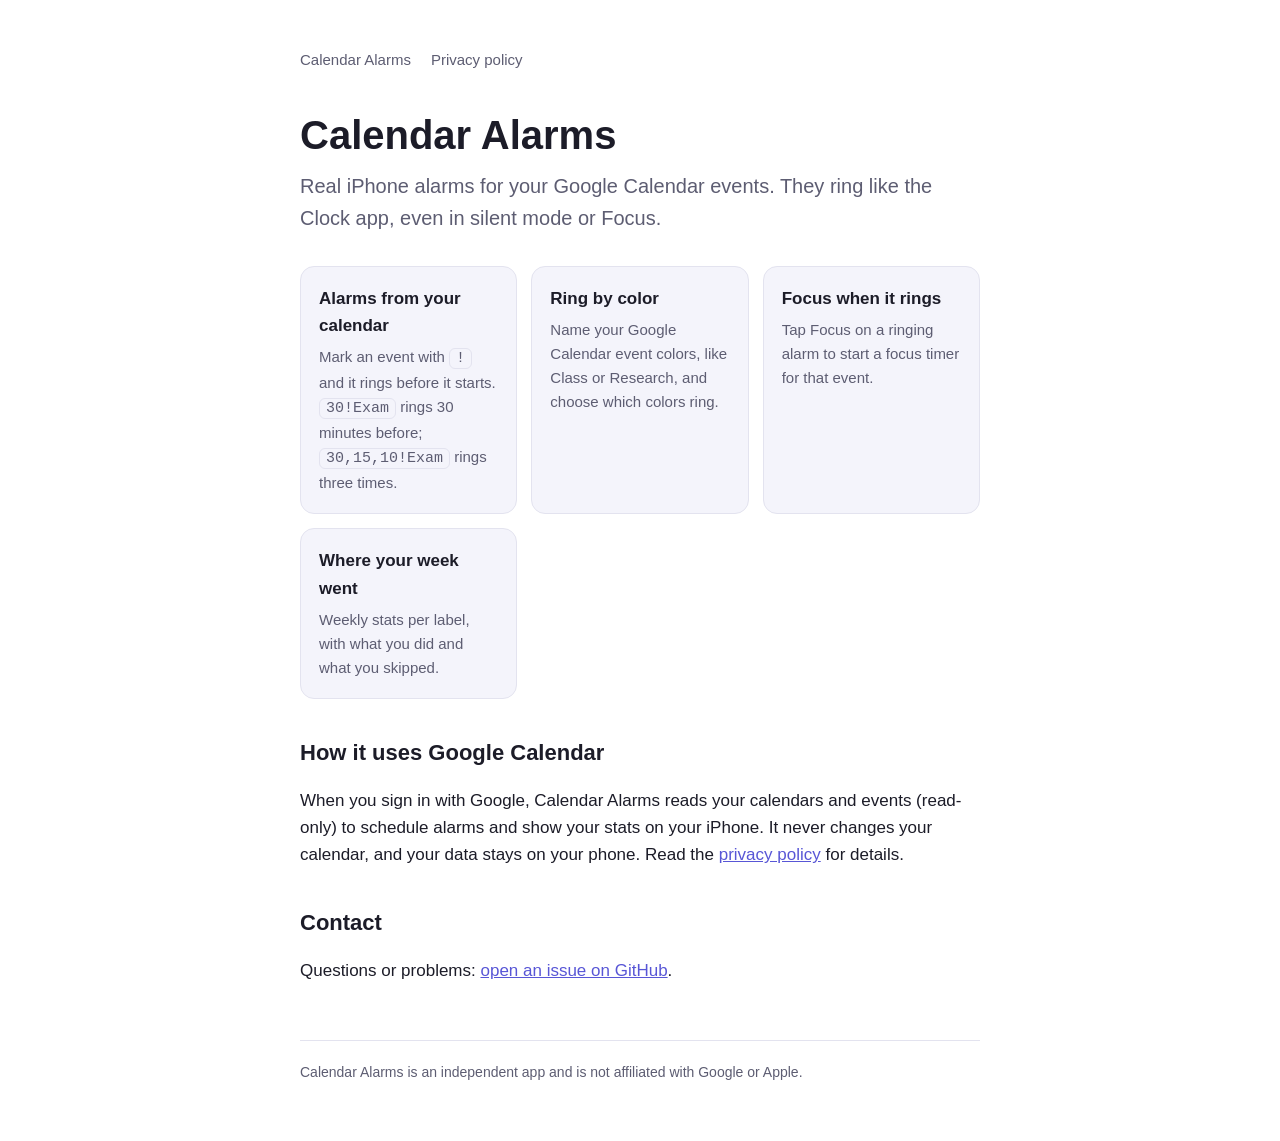
<file: index.html>
<!doctype html>
<html lang="en">
<head>
  <meta charset="utf-8">
  <meta name="viewport" content="width=device-width, initial-scale=1">
  <title>Calendar Alarms</title>
  <meta name="description" content="Calendar Alarms rings real iPhone alarms before your Google Calendar events.">
  <link rel="stylesheet" href="style.css">
</head>
<body>
<main>
  <nav><a href="./">Calendar Alarms</a><a href="privacy.html">Privacy policy</a></nav>
  <h1>Calendar Alarms</h1>
  <p class="lead">Real iPhone alarms for your Google Calendar events. They ring like the Clock app, even in silent mode or Focus.</p>

  <div class="grid">
    <div class="card"><h3>Alarms from your calendar</h3><p>Mark an event with <code>!</code> and it rings before it starts. <code>30!Exam</code> rings 30 minutes before; <code>30,15,10!Exam</code> rings three times.</p></div>
    <div class="card"><h3>Ring by color</h3><p>Name your Google Calendar event colors, like Class or Research, and choose which colors ring.</p></div>
    <div class="card"><h3>Focus when it rings</h3><p>Tap Focus on a ringing alarm to start a focus timer for that event.</p></div>
    <div class="card"><h3>Where your week went</h3><p>Weekly stats per label, with what you did and what you skipped.</p></div>
  </div>

  <h2>How it uses Google Calendar</h2>
  <p>When you sign in with Google, Calendar Alarms reads your calendars and events (read-only) to schedule alarms and show your stats on your iPhone. It never changes your calendar, and your data stays on your phone. Read the <a href="privacy.html">privacy policy</a> for details.</p>

  <h2>Contact</h2>
  <p>Questions or problems: <a href="https://github.com/Kupinaaa/calendar-alarms-site/issues">open an issue on GitHub</a>.</p>

  <footer>Calendar Alarms is an independent app and is not affiliated with Google or Apple.</footer>
</main>
</body>
</html>
</file>
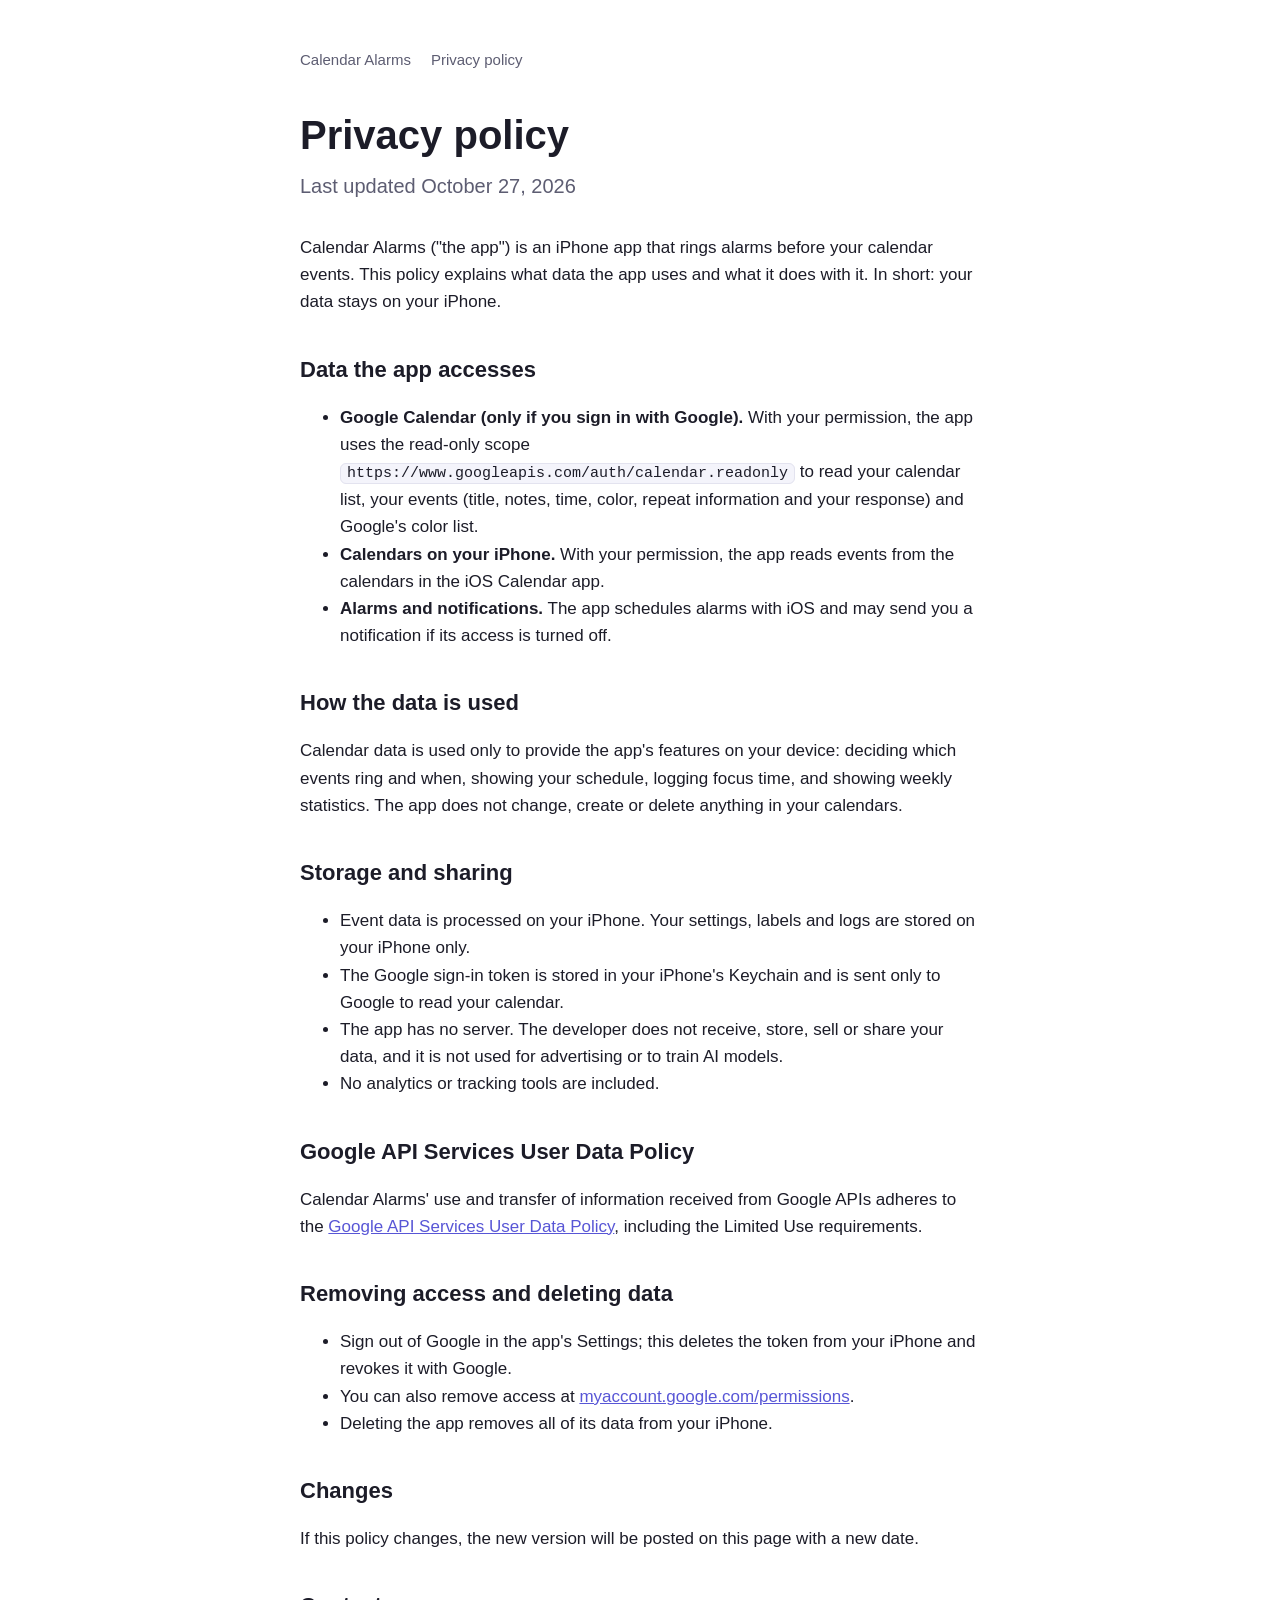
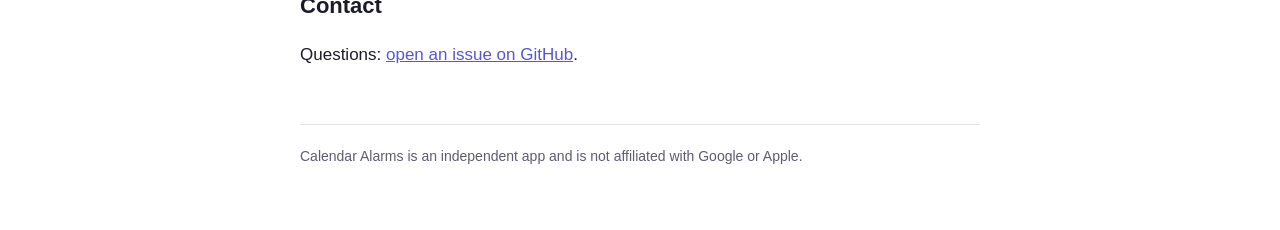
<file: privacy.html>
<!doctype html>
<html lang="en">
<head>
  <meta charset="utf-8">
  <meta name="viewport" content="width=device-width, initial-scale=1">
  <title>Calendar Alarms Privacy Policy</title>
  <link rel="stylesheet" href="style.css">
</head>
<body>
<main>
  <nav><a href="./">Calendar Alarms</a><a href="privacy.html">Privacy policy</a></nav>
  <h1>Privacy policy</h1>
  <p class="lead">Last updated October 27, 2026</p>

  <p>Calendar Alarms ("the app") is an iPhone app that rings alarms before your calendar events. This policy explains what data the app uses and what it does with it. In short: your data stays on your iPhone.</p>

  <h2>Data the app accesses</h2>
  <ul>
    <li><strong>Google Calendar (only if you sign in with Google).</strong> With your permission, the app uses the read-only scope <code>https://www.googleapis.com/auth/calendar.readonly</code> to read your calendar list, your events (title, notes, time, color, repeat information and your response) and Google's color list.</li>
    <li><strong>Calendars on your iPhone.</strong> With your permission, the app reads events from the calendars in the iOS Calendar app.</li>
    <li><strong>Alarms and notifications.</strong> The app schedules alarms with iOS and may send you a notification if its access is turned off.</li>
  </ul>

  <h2>How the data is used</h2>
  <p>Calendar data is used only to provide the app's features on your device: deciding which events ring and when, showing your schedule, logging focus time, and showing weekly statistics. The app does not change, create or delete anything in your calendars.</p>

  <h2>Storage and sharing</h2>
  <ul>
    <li>Event data is processed on your iPhone. Your settings, labels and logs are stored on your iPhone only.</li>
    <li>The Google sign-in token is stored in your iPhone's Keychain and is sent only to Google to read your calendar.</li>
    <li>The app has no server. The developer does not receive, store, sell or share your data, and it is not used for advertising or to train AI models.</li>
    <li>No analytics or tracking tools are included.</li>
  </ul>

  <h2>Google API Services User Data Policy</h2>
  <p>Calendar Alarms' use and transfer of information received from Google APIs adheres to the <a href="https://developers.google.com/terms/api-services-user-data-policy">Google API Services User Data Policy</a>, including the Limited Use requirements.</p>

  <h2>Removing access and deleting data</h2>
  <ul>
    <li>Sign out of Google in the app's Settings; this deletes the token from your iPhone and revokes it with Google.</li>
    <li>You can also remove access at <a href="https://myaccount.google.com/permissions">myaccount.google.com/permissions</a>.</li>
    <li>Deleting the app removes all of its data from your iPhone.</li>
  </ul>

  <h2>Changes</h2>
  <p>If this policy changes, the new version will be posted on this page with a new date.</p>

  <h2>Contact</h2>
  <p>Questions: <a href="https://github.com/Kupinaaa/calendar-alarms-site/issues">open an issue on GitHub</a>.</p>

  <footer>Calendar Alarms is an independent app and is not affiliated with Google or Apple.</footer>
</main>
</body>
</html>
</file>
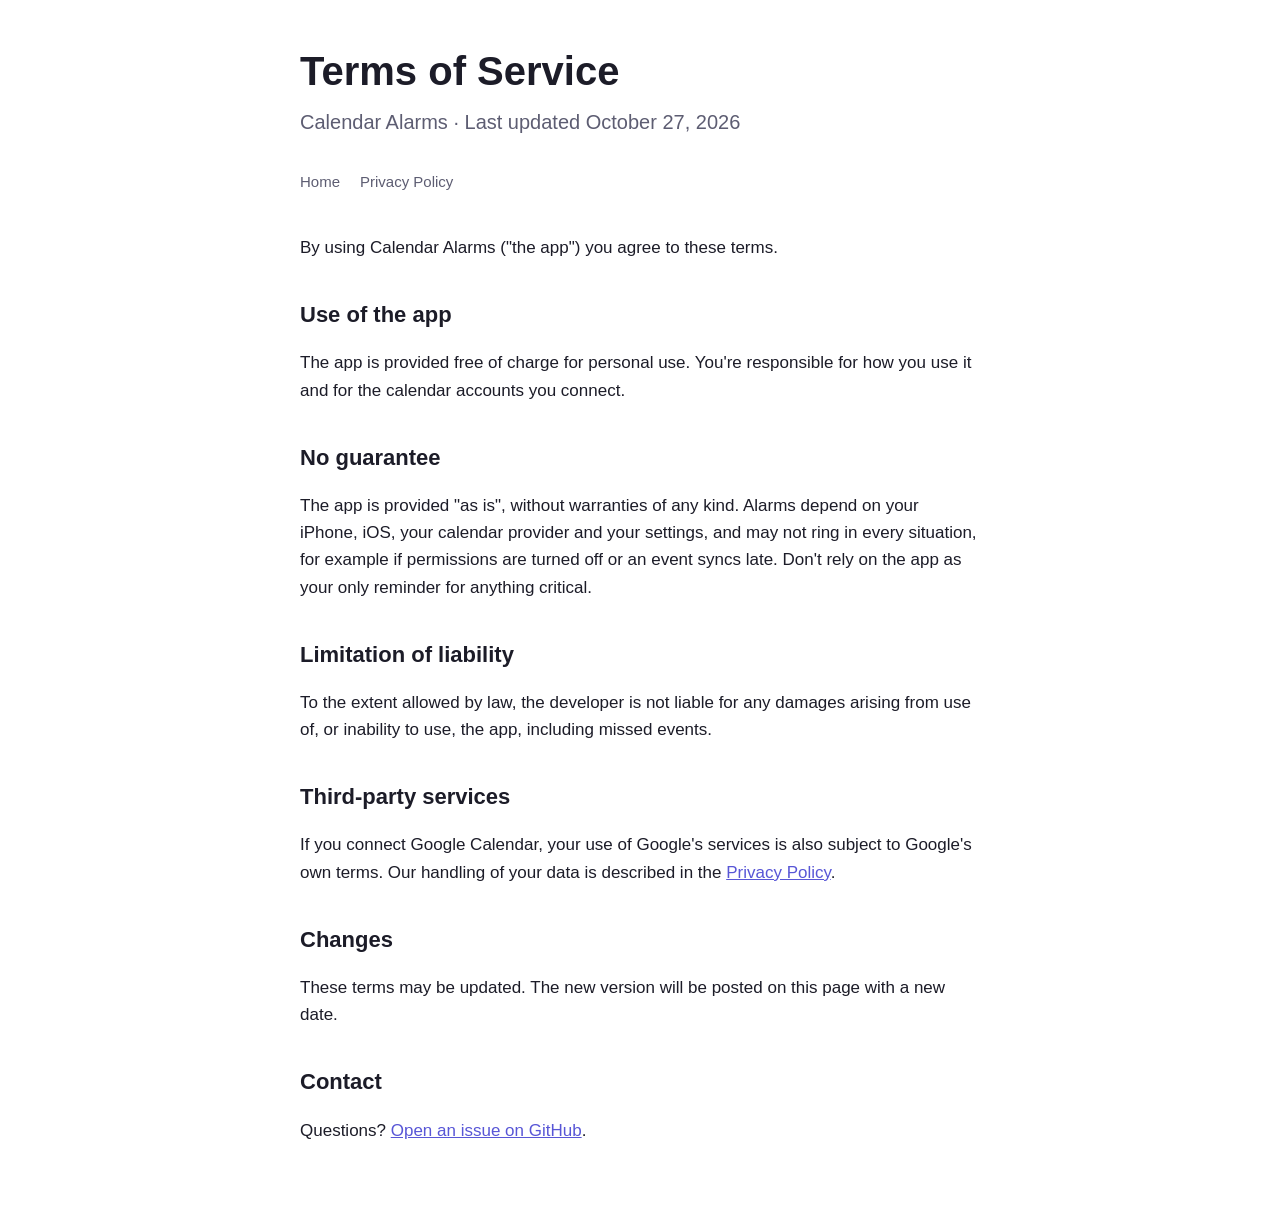
<file: terms.html>
<!doctype html>
<html lang="en">
<head>
  <meta charset="utf-8">
  <meta name="viewport" content="width=device-width, initial-scale=1">
  <title>Terms of Service</title>
  <meta name="description" content="Terms of Service for the Calendar Alarms iPhone app.">
  <link rel="stylesheet" href="style.css">
</head>
<body>
<main>
  <header>
    <h1>Terms of Service</h1>
    <p class="lead">Calendar Alarms · Last updated October 27, 2026</p>
    <nav><a href="index.html">Home</a><a href="privacy.html">Privacy Policy</a></nav>
  </header>

  <p>By using Calendar Alarms ("the app") you agree to these terms.</p>

  <h2>Use of the app</h2>
  <p>The app is provided free of charge for personal use. You're responsible for how you use it and for the calendar accounts you connect.</p>

  <h2>No guarantee</h2>
  <p>The app is provided "as is", without warranties of any kind. Alarms depend on your iPhone, iOS, your calendar provider and your settings, and may not ring in every situation, for example if permissions are turned off or an event syncs late. Don't rely on the app as your only reminder for anything critical.</p>

  <h2>Limitation of liability</h2>
  <p>To the extent allowed by law, the developer is not liable for any damages arising from use of, or inability to use, the app, including missed events.</p>

  <h2>Third-party services</h2>
  <p>If you connect Google Calendar, your use of Google's services is also subject to Google's own terms. Our handling of your data is described in the <a href="privacy.html">Privacy Policy</a>.</p>

  <h2>Changes</h2>
  <p>These terms may be updated. The new version will be posted on this page with a new date.</p>

  <h2>Contact</h2>
  <p>Questions? <a href="https://github.com/Kupinaaa/calendar-alarms-site/issues">Open an issue on GitHub</a>.</p>
</main>
</body>
</html>
</file>
<file: style.css>
:root {
  --bg: #ffffff;
  --text: #1c1c28;
  --muted: #5d5d72;
  --accent: #5856d6;
  --card: #f4f4fb;
  --line: #e3e3ef;
}
@media (prefers-color-scheme: dark) {
  :root { --bg: #111118; --text: #ececf4; --muted: #a3a3b8; --accent: #8e8cf5; --card: #1c1c27; --line: #2c2c3a; }
}
* { box-sizing: border-box; }
body {
  margin: 0;
  background: var(--bg);
  color: var(--text);
  font: 17px/1.6 -apple-system, BlinkMacSystemFont, "Segoe UI", Roboto, sans-serif;
}
main { max-width: 720px; margin: 0 auto; padding: 48px 20px 64px; }
nav { display: flex; gap: 20px; margin-bottom: 40px; font-size: 15px; }
nav a { color: var(--muted); text-decoration: none; }
nav a:hover, a { color: var(--accent); }
h1 { font-size: 40px; line-height: 1.15; margin: 0 0 12px; }
h2 { font-size: 22px; margin: 36px 0 8px; }
.lead { font-size: 20px; color: var(--muted); margin: 0 0 32px; }
.grid { display: grid; grid-template-columns: repeat(auto-fit, minmax(200px, 1fr)); gap: 14px; }
.card { background: var(--card); border: 1px solid var(--line); border-radius: 14px; padding: 18px; }
.card h3 { margin: 0 0 6px; font-size: 17px; }
.card p { margin: 0; color: var(--muted); font-size: 15px; }
code { background: var(--card); border: 1px solid var(--line); border-radius: 6px; padding: 1px 6px; font-size: 15px; }
footer { margin-top: 56px; padding-top: 20px; border-top: 1px solid var(--line); color: var(--muted); font-size: 14px; }
</file>
